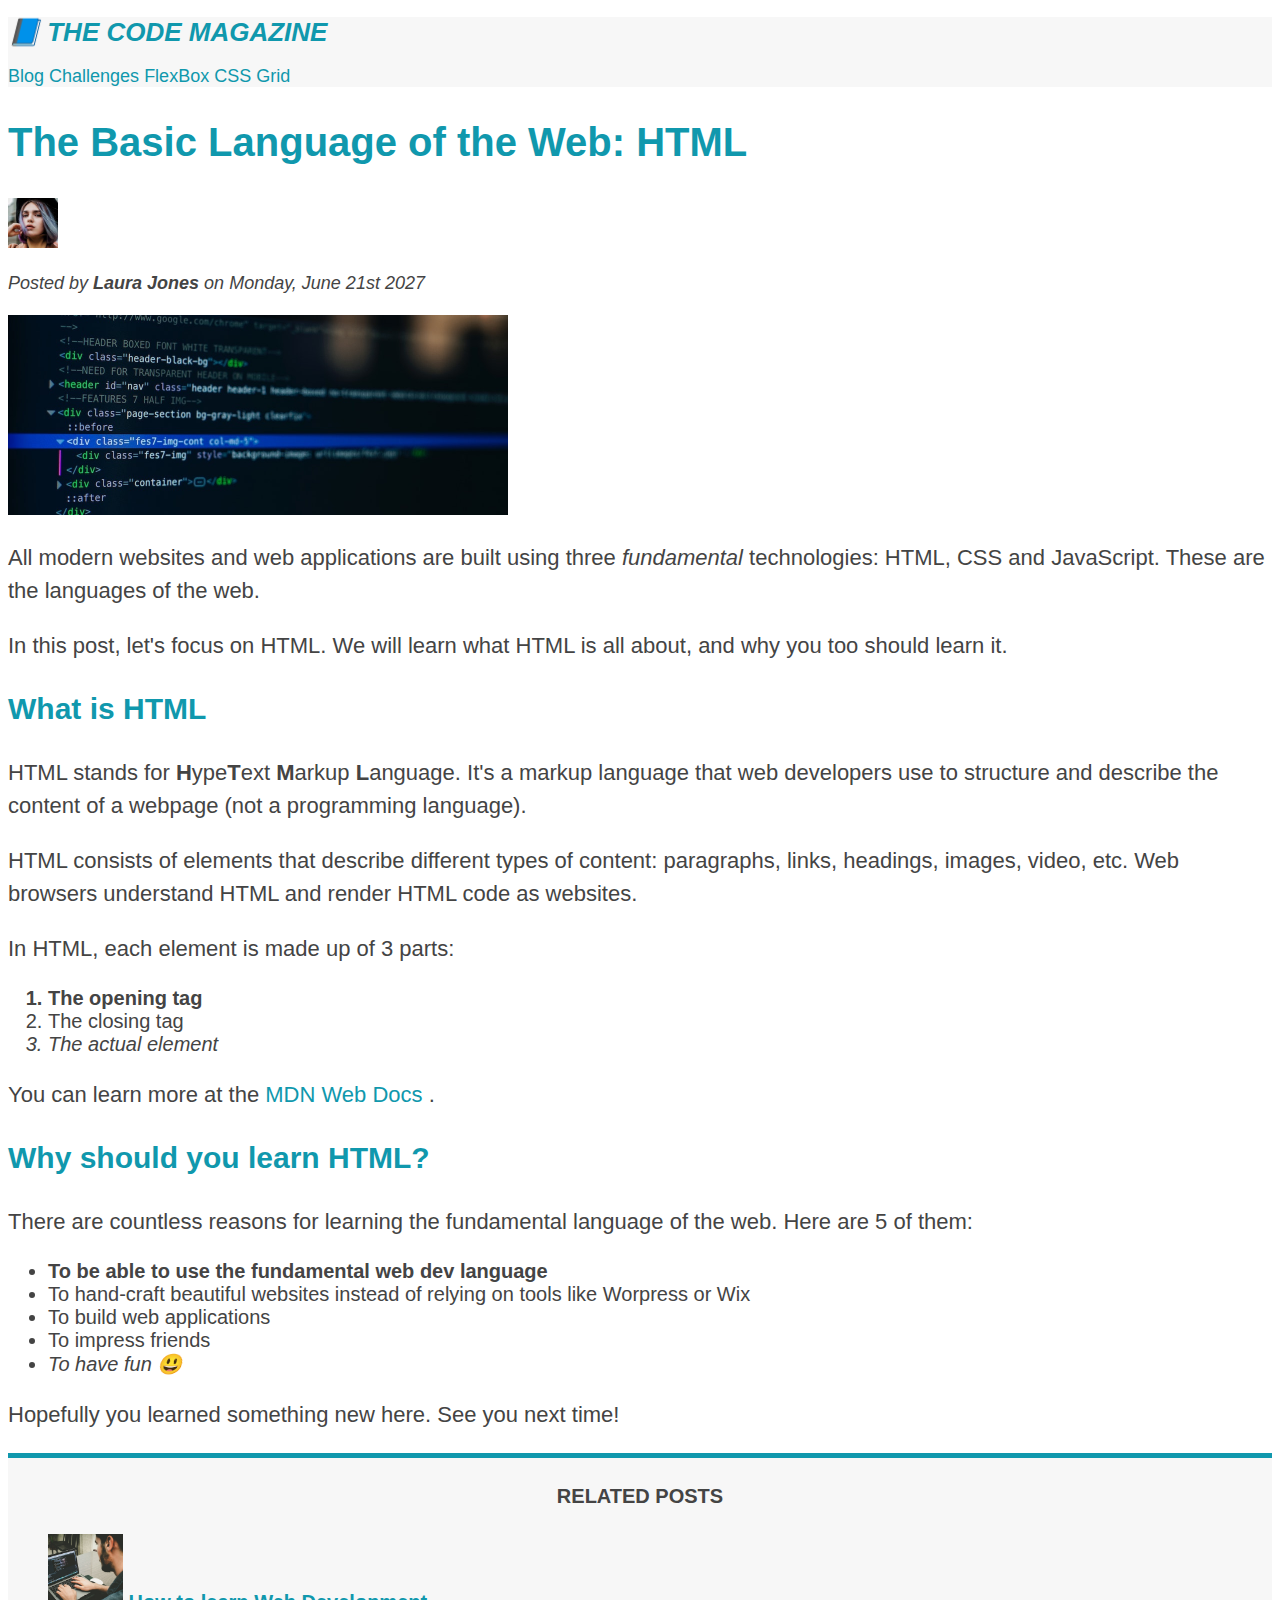
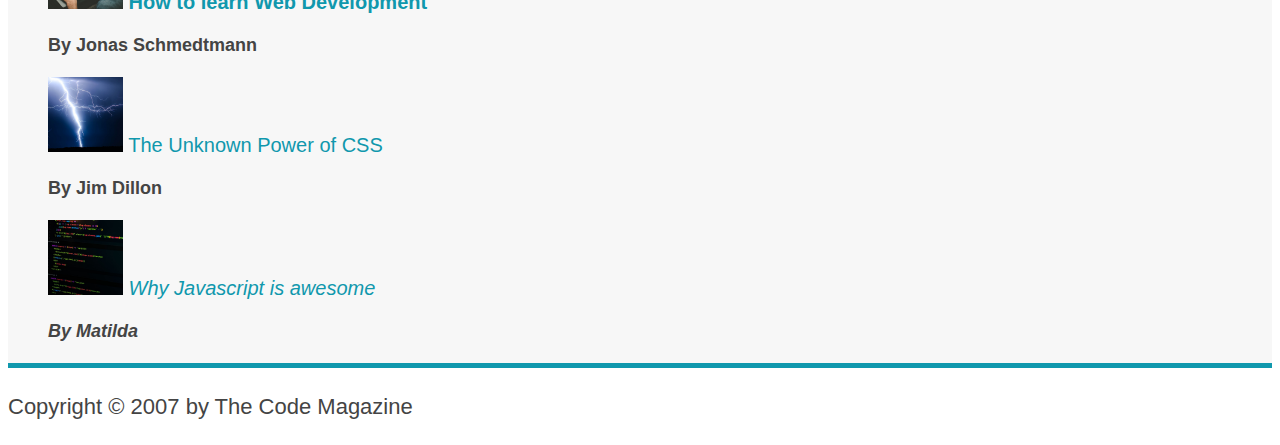
<file: 03-CSS-Fundamentals/index.html>
<!DOCTYPE html>
<html lang="en">
  <head>
    <meta charset="UTF-8" />
    <title>The Basic Language of the Web: HTML</title>
    <link href="style.css" rel="stylesheet" />
  </head>
  <body>
    <header class="main-header">
      <h1>📘 The Code Magazine</h1>
      <nav>
        <a href="blog.html" target="_self">Blog</a>
        <a href="#">Challenges</a>
        <a href="#">FlexBox</a>
        <a href="#">CSS Grid</a>
      </nav>
    </header>
    <article>
      <header>
        <h2>The Basic Language of the Web: HTML</h2>
        <img
          src="img/laura-jones.jpg"
          alt="Picture of Laura Jones"
          title="Laura Jones"
          width="50px"
          height="50px"
        />
        <p id="author">
          Posted by <strong>Laura Jones</strong> on Monday, June 21st 2027
        </p>
        <img
          src="img/post-img.jpg"
          alt="HTML code on a screen"
          title="HTML Code"
          width="500px"
          height="200"
        />
      </header>
      <p>
        All modern websites and web applications are built using three
        <em>fundamental</em>
        technologies: HTML, CSS and JavaScript. These are the languages of the
        web.
      </p>
      <p>
        In this post, let's focus on HTML. We will learn what HTML is all about,
        and why you too should learn it.
      </p>
      <h3>What is HTML</h3>
      <p>
        HTML stands for
        <strong>H</strong>ype<strong>T</strong>ext <strong>M</strong>arkup
        <strong>L</strong>anguage. It's a markup language that web developers
        use to structure and describe the content of a webpage (not a
        programming language).
      </p>

      <p>
        HTML consists of elements that describe different types of content:
        paragraphs, links, headings, images, video, etc. Web browsers understand
        HTML and render HTML code as websites.
      </p>
      <p>In HTML, each element is made up of 3 parts:</p>
      <ol>
        <li>The opening tag</li>
        <li>The closing tag</li>
        <li>The actual element</li>
      </ol>
      <p>
        You can learn more at the
        <a
          href="https://developer.mozilla.org/en-US/docs/Web/HTML"
          target="_blank"
          >MDN Web Docs</a
        >
        .
      </p>
      <h3>Why should you learn HTML?</h3>

      <p>
        There are countless reasons for learning the fundamental language of the
        web. Here are 5 of them:
      </p>
      <ul>
        <li>To be able to use the fundamental web dev language</li>
        <li>
          To hand-craft beautiful websites instead of relying on tools like
          Worpress or Wix
        </li>
        <li>To build web applications</li>
        <li>To impress friends</li>
        <li>To have fun 😃</li>
      </ul>
      <p>Hopefully you learned something new here. See you next time!</p>
    </article>
    <aside>
      <h4><strong>Related Posts</strong></h4>
      <ul class="related">
        <li>
          <img
            src="img/related-1.jpg"
            width="75px"
            height="75px"
            title="Man on Laptop"
            alt="man programming on laptop Image"
          />
          <a href="#">How to learn Web Development</a>
          <p class="related-author">By Jonas Schmedtmann</p>
        </li>
        <li>
          <img
            src="img/related-2.jpg"
            width="75px"
            height="75px"
            title="Lightning Bolt"
            alt="A lightning bold Image"
          />
          <a href="#">The Unknown Power of CSS</a>
          <p class="related-author">By Jim Dillon</p>
        </li>
        <li>
          <img
            src="img/related-3.jpg"
            width="75px"
            height="75px"
            title="Code Screen"
            alt="Code on screen image"
          />
          <a href="#">Why Javascript is awesome</a>
          <p class="related-author">By Matilda</p>
        </li>
      </ul>
    </aside>
    <footer>
      <p id="copyright" class="copyright text">Copyright &copy; 2007 by The Code Magazine</p>
    </footer>
  </body>
</html>
</file>
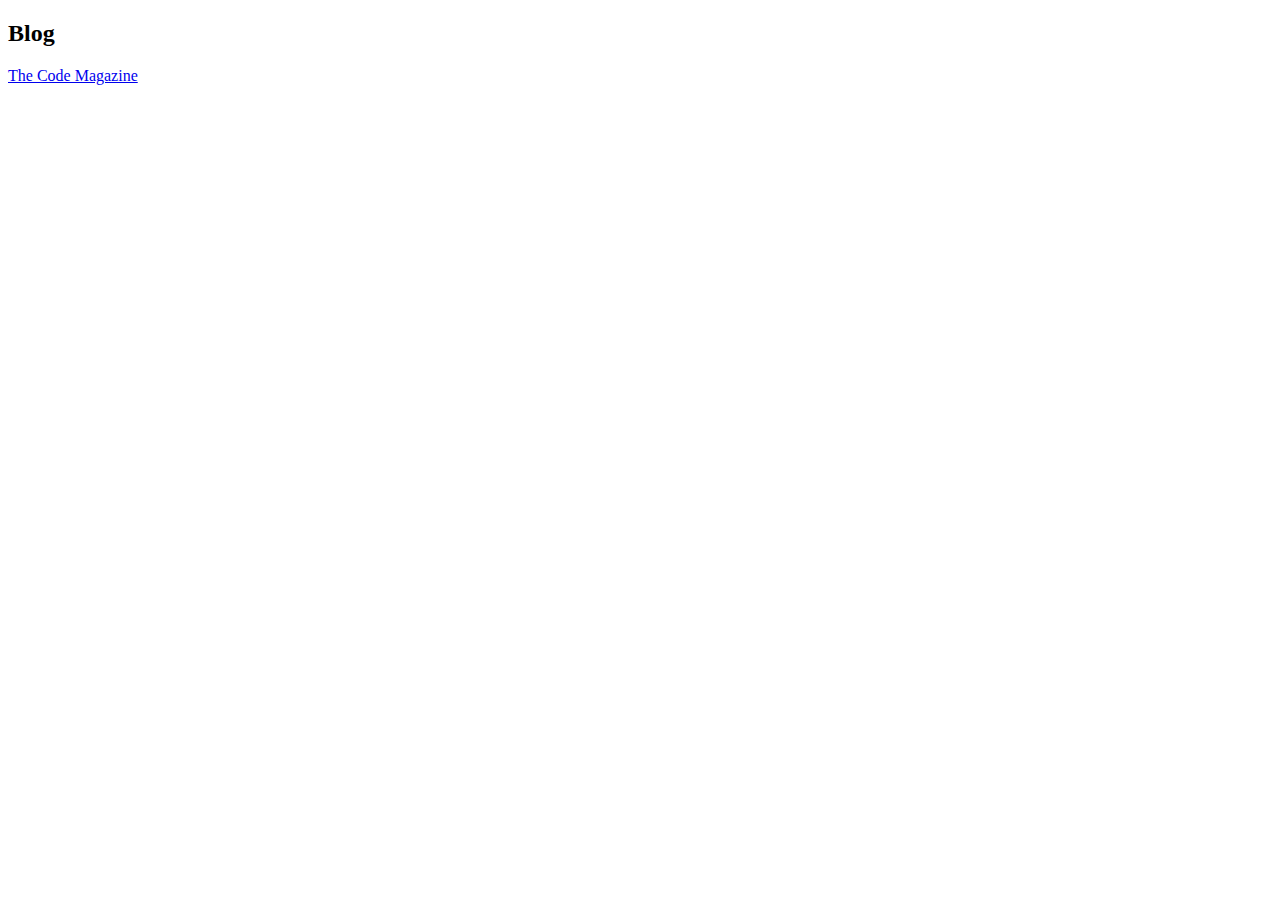
<file: 03-CSS-Fundamentals/blog.html>
<!DOCTYPE html>
<html lang="en>
  <head">
    <meta charset="UTF-8"/>
    <title>Blog</title>
  </head>
  <body>
    <h2>Blog</h2>
    <a href="index.html" target="_self">The Code Magazine</a>
  </body>
</html>
</file>
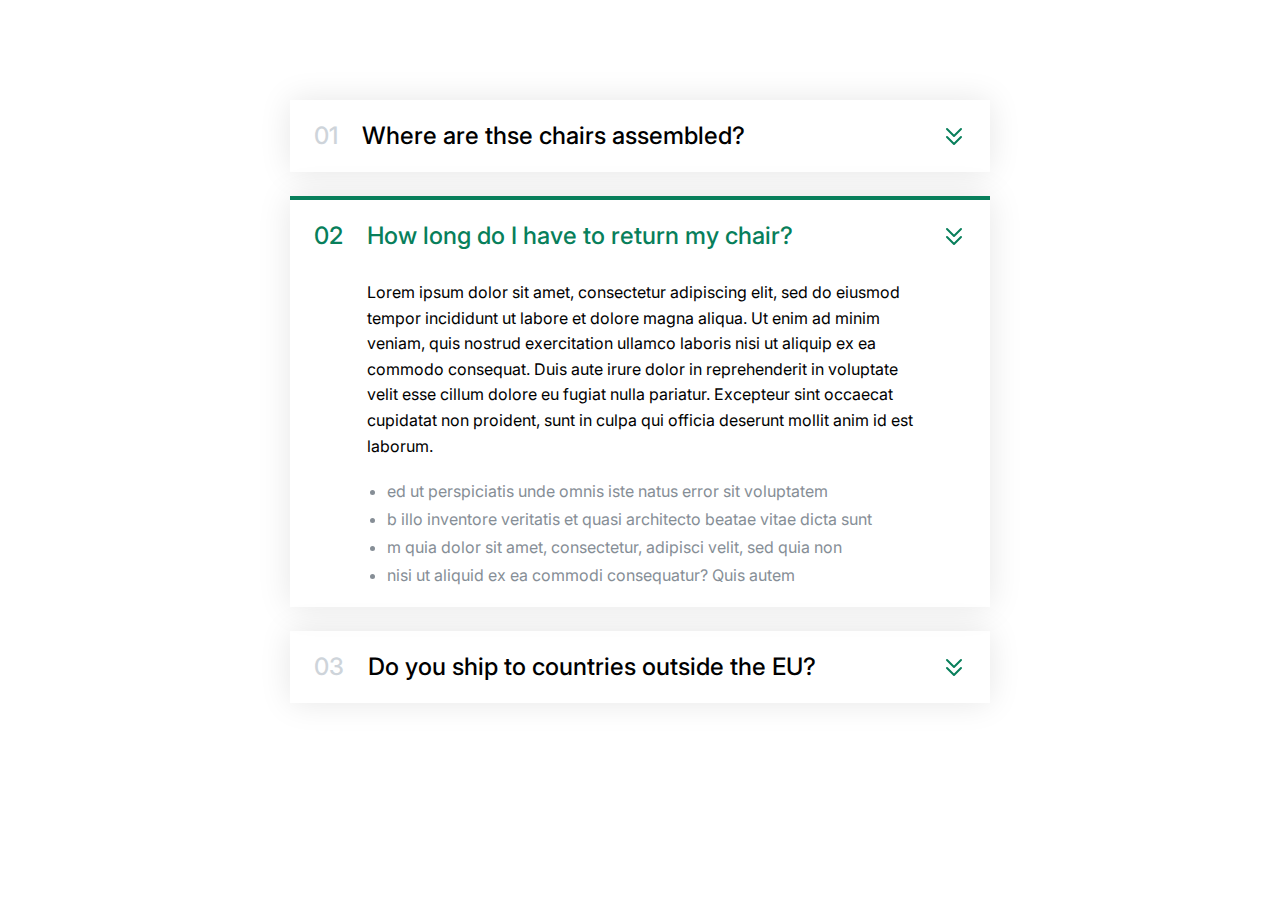
<file: 06-Components/accordion.html>
<!DOCTYPE html>
<html>
<head>
	<meta charset="utf-8">
	<meta name="viewport" content="width=device-width, initial-scale=1">
	<link rel="preconnect" href="https://fonts.googleapis.com">
	<link rel="preconnect" href="https://fonts.gstatic.com" crossorigin>
	<link href="https://fonts.googleapis.com/css2?family=Inter:wght@400;500;700&display=swap" rel="stylesheet">
	<title>Accordion Component</title>
	<style type="text/css">
	* {
	margin:  0;
	padding: 0;
	box-sizing: border-box;
}

	body {
		font-family: "Inter", sans-serif;
		color: #343a40
		border-bottom: 8px solid #087f5b;
		line-height: 1;
	}

	.accordion {
		width: 700px;
		margin:  100px auto;
		display: flex;
		flex-direction: column;
		gap:  24px;
	}
	.item {
		box-shadow: 0 0 32px rgba(0,0,0,0.1);
		padding: 24px;

		display: grid;
		grid-template-columns: auto 1fr auto;
		column-gap: 24px;
		row-gap: 32px;
		align-items: center;
	}
	.number, .text {
		font-size: 24px;
		font-weight: 500;
		/*color: #087f5b;*/
	}

	.number {
		color:  #ced4da;
	}
	.hidden-box {
		grid-column: 2;
		display: none;
	}
	.hidden-box p {
		line-height: 1.6;
		margin-bottom: 24px;
	}
	.hidden-box ul {
		color:  #868e96;
		margin-left: 20px;
		display: flex;
		flex-direction: column;
		gap:  12px;

	}
	.icon {
		width: 24px;
		height: 24px;
		stroke:  #087f5b;
	}

	.hidden-box li {

	}
	.open {
		border-top:  4px solid #087f5b;
	}
	.open .hidden-box {
		display: block;
	}

	.open .number, .open .text {
		color:  #087f5b;
	}
</style>
</head>
<body>

 <div class='accordion'>
 	<div class="item">
		<p class="number">01</p>
	 	<p class="text">Where are thse chairs assembled?</p>
	 	<svg xmlns="http://www.w3.org/2000/svg" class="icon" fill="none" viewBox="0 0 24 24" stroke="currentColor" stroke-width="2">
	  		<path stroke-linecap="round" stroke-linejoin="round" d="M19 13l-7 7-7-7m14-8l-7 7-7-7" />
		</svg>
		<div class="hidden-box">
			<p>Lorem ipsum dolor sit amet, consectetur adipiscing elit, sed do eiusmod tempor incididunt ut labore et 	dolore magna aliqua. Ut enim ad minim veniam, quis nostrud exercitation ullamco laboris nisi ut aliquip ex 	ea commodo consequat. Duis aute irure dolor in reprehenderit in voluptate velit esse cillum dolore eu fugiat 	nulla pariatur. Excepteur sint occaecat cupidatat non proident, sunt in culpa qui officia deserunt mollit 	anim id est laborum.</p>
			<ul>
				<li>ed ut perspiciatis unde omnis iste natus error sit voluptatem</li>
				<li>b illo inventore veritatis et quasi architecto beatae vitae dicta sunt</li>
				<li>m quia dolor sit amet, consectetur, adipisci velit, sed quia non</li>
				<li> nisi ut aliquid ex ea commodi consequatur? Quis autem</li>
			</ul>
		</div>
	</div>

 	<div class="item open">
	 	<p class="number">02</p>
	 	<p class="text">How long do I have to return my chair?</p>
	 		<svg xmlns="http://www.w3.org/2000/svg" class="icon" fill="none" viewBox="0 0 24 24" stroke="currentColor" stroke-width="2">
	  			<path stroke-linecap="round" stroke-linejoin="round" d="M19 13l-7 7-7-7m14-8l-7 7-7-7" />
			</svg>
		<div class="hidden-box">
				<p>Lorem ipsum dolor sit amet, consectetur adipiscing elit, sed do eiusmod tempor incididunt ut labore et 	dolore magna aliqua. Ut enim ad minim veniam, quis nostrud exercitation ullamco laboris nisi ut aliquip ex 	ea commodo consequat. Duis aute irure dolor in reprehenderit in voluptate velit esse cillum dolore eu fugiat 	nulla pariatur. Excepteur sint occaecat cupidatat non proident, sunt in culpa qui officia deserunt mollit 	anim id est laborum.</p>
			
			<ul>
				<li>ed ut perspiciatis unde omnis iste natus error sit voluptatem</li>
			<li>b illo inventore veritatis et quasi architecto beatae vitae dicta sunt</li>
				<li>m quia dolor sit amet, consectetur, adipisci velit, sed quia non</li>
			<li> nisi ut aliquid ex ea commodi consequatur? Quis autem</li>
			</ul>
		</div>
	</div>

	<div class="item">
	 	<p class="number">03</p>
	 	<p class="text">Do you ship to countries outside the EU?</p>
	 	<svg xmlns="http://www.w3.org/2000/svg" class="icon" fill="none" viewBox="0 0 24 24" stroke="currentColor" stroke-width="2">
	  		<path stroke-linecap="round" stroke-linejoin="round" d="M19 13l-7 7-7-7m14-8l-7 7-7-7" />
		</svg>
		<div class="hidden-box">
			<p>Lorem ipsum dolor sit amet, consectetur adipiscing elit, sed do eiusmod tempor incididunt ut labore et 	dolore magna aliqua. Ut enim ad minim veniam, quis nostrud exercitation ullamco laboris nisi ut aliquip ex 	ea commodo consequat. Duis aute irure dolor in reprehenderit in voluptate velit esse cillum dolore eu fugiat 	nulla pariatur. Excepteur sint occaecat cupidatat non proident, sunt in culpa qui officia deserunt mollit 	anim id est laborum.</p>
			<ul>
				<li>ed ut perspiciatis unde omnis iste natus error sit voluptatem</li>
				<li>b illo inventore veritatis et quasi architecto beatae vitae dicta sunt</li>
				<li>m quia dolor sit amet, consectetur, adipisci velit, sed quia non</li>
				<li> nisi ut aliquid ex ea commodi consequatur? Quis autem</li>
			</ul>
		</div>
	</div>

  </div>
</body>
</html>
</file>
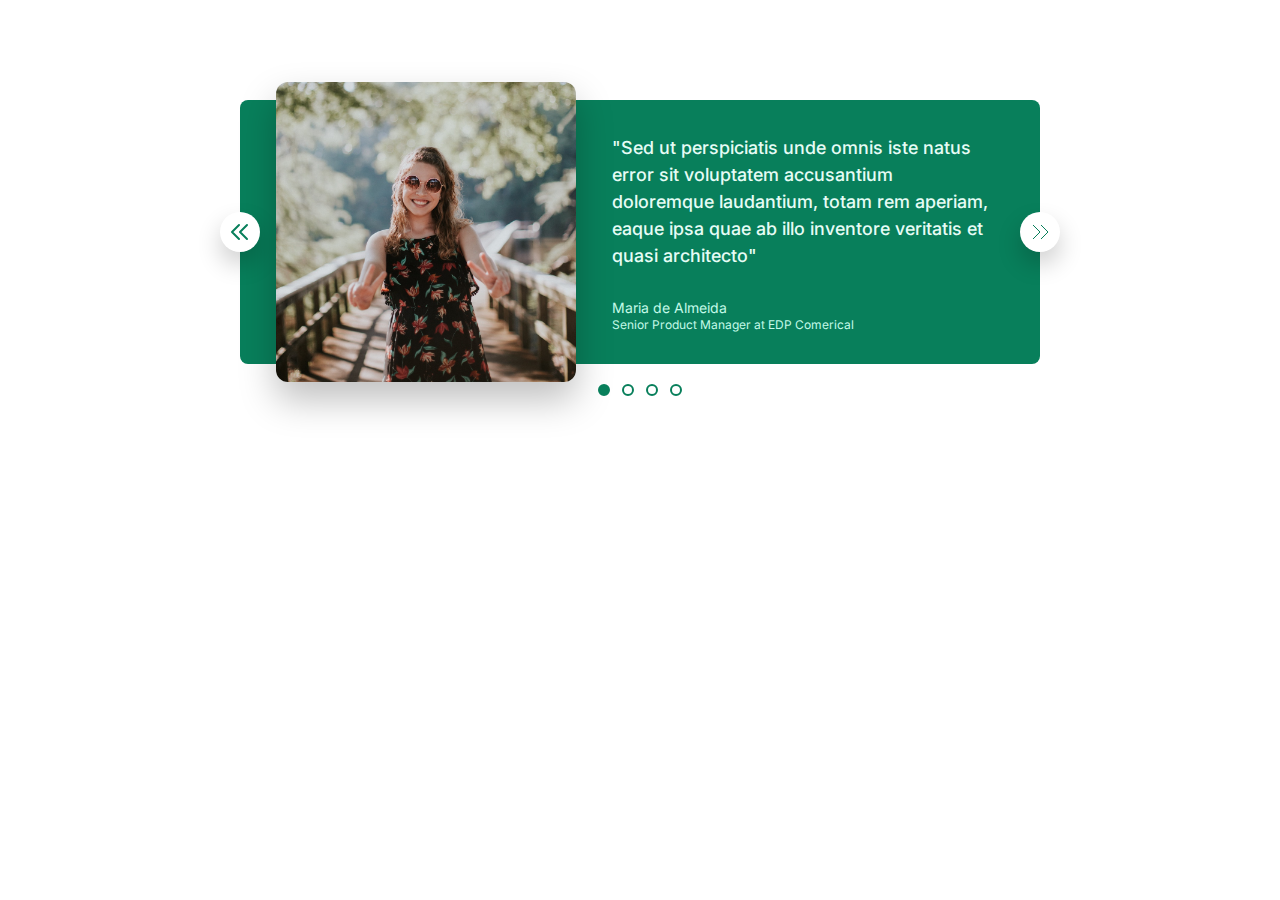
<file: 06-Components/carousel.html>
<!DOCTYPE html>
<html>
<head>
	<meta charset="utf-8">
	<meta name="viewport" content="width=device-width, initial-scale=1">
	<link rel="preconnect" href="https://fonts.googleapis.com">
	<link rel="preconnect" href="https://fonts.gstatic.com" crossorigin>
	<link href="https://fonts.googleapis.com/css2?family=Inter:wght@400;500;700&display=swap" rel="stylesheet">
	<title>Accordion Component</title>
	<style type="text/css">
	* {
	margin:  0;
	padding: 0;
	box-sizing: border-box;
}

	body {
		font-family: "Inter", sans-serif;
		color: #343a40
		border-bottom: 8px solid #087f5b;
		line-height: 1;
	}

	.carousel {
		width: 800px;
		margin: 100px auto;
		background-color: #087f5b;
		border-radius: 8px;
		padding: 32px 48px 32px 86px;
		display: flex;
		align-items: center;
		gap: 86px;
		position: relative;
	}

	img {
		height: 200px;
		border-radius: 8px;
		transform: scale(1.5);
		box-shadow: 0 12px 24px rgba(0,0,0, 0.25);
	}
	.testimonial-text {
		font-size: 18px;
		font-weight: 500;
		line-height: 1.5;
		margin-bottom: 32px;
		color:  #e6fcf5;
	}
	.testimonial-author {
		font-size: 14px;
		margin-bottom: 4px;
		color:  #c3fae8;
	}
	.testimonial-job {
		font-size: 12px;
		color:  #c3fae8;
	}

	.btn {
		background-color: #fff;
		border: none;
		height: 40px;
		width: 40px;
		border-radius: 500px;
		position: absolute;
		display: flex;
		align-items: center;
		justify-content: center;
		box-shadow: 0 12px 24px rgba(0, 0, 0, 0.2);

		cursor: pointer;

	}

	.btn-icon {
		height: 24px;
		width: 24px;
		stroke: #087f5b;
	}
	.btn--left {
		left:  0;
		top: 50%;
		transform: translate(-50%, -50%);
	}
	.btn--right {
		top: 50%;
		transform: translate(50%, -50%);
		right:  0;
	}

	.dots {
		position: absolute;
		left: 50%;
		bottom:  0;
		transform: translate(-50%, 32px);

		display: flex;
		gap: 12px;
	}

	.dot {
		height: 12px;
		width: 12px;
		background-color: #fff;
		border: 2px solid #087f5b;
		border-radius: 50%;
		cursor: pointer;
	}
	
	.dot--fill {
		background-color: #087f5b;
	}
</style>
</head>
<body>
	<div class='carousel'>
		<img src="maria.jpg" alt="Maria de Almeida"/>
		<blockquote>
			<p class="testimonial-text">"Sed ut perspiciatis unde omnis iste natus error sit voluptatem accusantium doloremque laudantium, totam rem aperiam, eaque ipsa quae ab illo inventore veritatis et quasi architecto"</p>
			<p class="testimonial-author">Maria de Almeida</p>
			<p class="testimonial-job">Senior Product Manager at EDP Comerical</p>
		</blockquote>
		<button class="btn btn--left">
			<svg xmlns="http://www.w3.org/2000/svg" class="btn-icon" fill="none" viewBox="0 0 24 24" stroke="currentColor" stroke-width="2">
  				<path stroke-linecap="round" stroke-linejoin="round" d="M11 19l-7-7 7-7m8 14l-7-7 7-7" />
			</svg>
		</button>
		<button class="btn btn--right">
			<svg xmlns="http://www.w3.org/2000/svg" class="btn-icon" fill="none" viewBox="0 0 24 24" stroke="currentColor" strokeWidth={2}>
  				<path strokeLinecap="round" strokeLinejoin="round" d="M13 5l7 7-7 7M5 5l7 7-7 7" />
			</svg>
		</button>
		<div class="dots">
			<button class="dot dot--fill">&nbsp;</button>
			<button class="dot">&nbsp;</button>
			<button class="dot">&nbsp;</button>
			<button class="dot">&nbsp;</button>
		</div>
	</div>
</body>
</html>
</file>
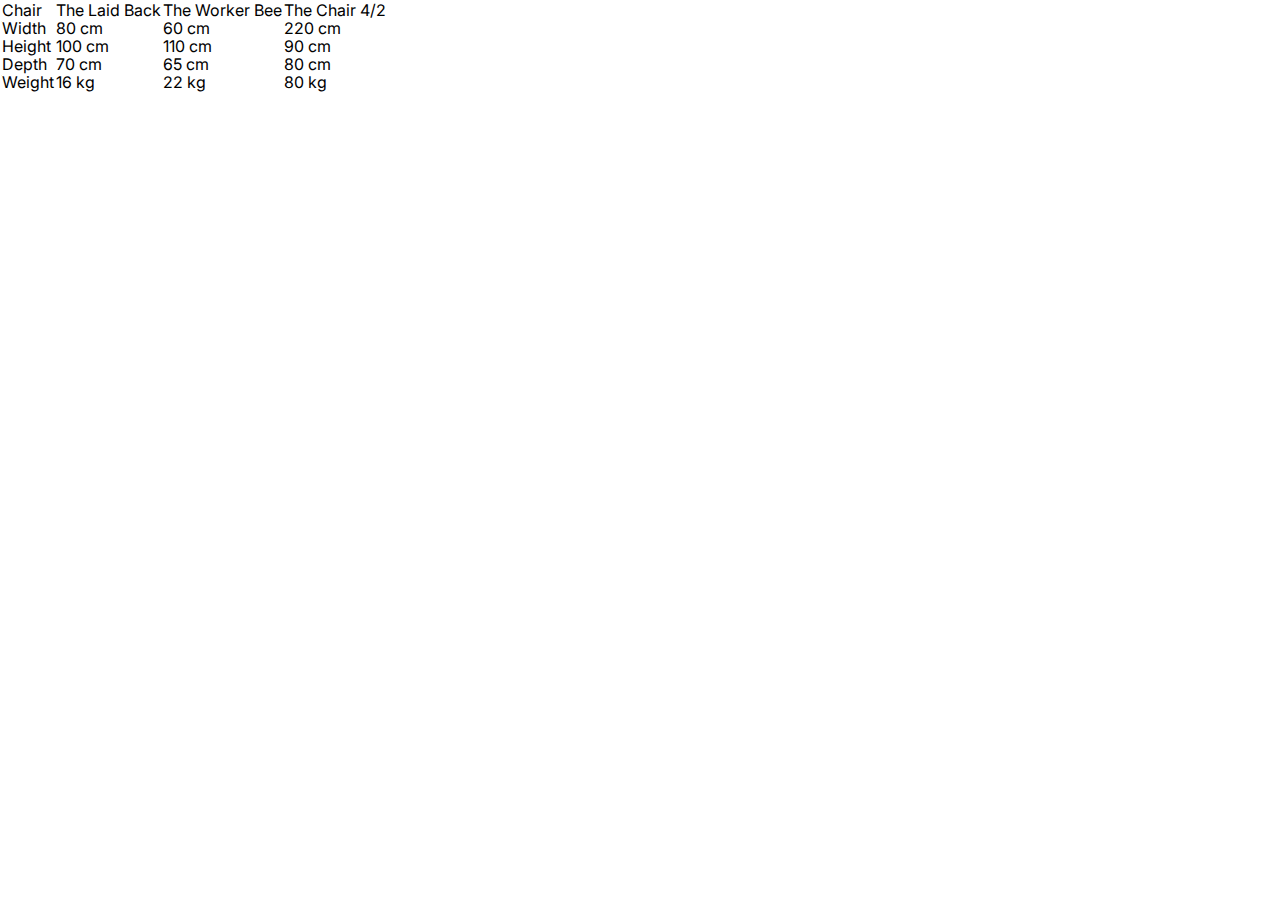
<file: 06-Components/table.html>
<!DOCTYPE html>
<html>
<head>
	<meta charset="utf-8">
	<meta name="viewport" content="width=device-width, initial-scale=1">
	<link rel="preconnect" href="https://fonts.googleapis.com">
	<link rel="preconnect" href="https://fonts.gstatic.com" crossorigin>
	<link href="https://fonts.googleapis.com/css2?family=Inter:wght@400;500;700&display=swap" rel="stylesheet">
	<title>Accordion Component</title>
	<style type="text/css">
	* {
	margin:  0;
	padding: 0;
	box-sizing: border-box;
}

	body {
		font-family: "Inter", sans-serif;
		color: #343a40
		border-bottom: 8px solid #087f5b;
		line-height: 1;
	}

</style>
</head>
<body>
	<table>
		<tr>
			<td>Chair</td>
			<td>The Laid Back</td>
			<td>The Worker Bee</td>
			<td>The Chair 4/2</td>
		</tr>
		<tr>
			<td>Width</td>
			<td>80 cm</td>
			<td>60 cm</td>
			<td>220 cm</td>
		</tr>
		<tr>
			<td>Height</td>
			<td>100 cm</td>
			<td>110 cm</td>
			<td>90 cm</td>
		</tr>
		<tr>
			<td>Depth</td>
			<td>70 cm</td>
			<td>65 cm</td>
			<td>80 cm</td>
		</tr>
		<tr>
			<td>Weight</td>
			<td>16 kg</td>
			<td>22 kg</td>
			<td>80 kg</td>
		</tr>
	</table>
</body>
</html>
</file>
<file: 03-CSS-Fundamentals/style.css>
body {
  color:  #444;
  font-family: sans-serif;
}


h1,
h2,
h3 {
  color: #1098ad;
}

h1 {
  font-size: 26px;
  text-transform: uppercase;
  font-style: italic;
}

h2 {
  font-size: 40px;
}

h3 {
  font-size: 30px;
}

h4 {
  font-size: 20px;
  text-transform: uppercase;
  text-align: center;
}

p {
  font-size: 22px;
  line-height: 1.5;
}

li {
  font-size: 20px;
}
/* CONFLICTS
#copyright {
  font-size: 13px;
  color:  red;
}

.copyright {
  color:  blue;
}

.text {
  color:  yellow;
}

foorter p {
  color: green;
}
*/
#author {
  font-style: italic;
  font-size: 18px;
}

.related-author {
  font-size: 18px;
  font-weight: bold;
}

.related {
  list-style: none;
}

.main-header {
  background-color: #f7f7f7;
}

aside {
  background-color: #f7f7f7;
  border-top: 5px solid #1098ad;
  border-bottom: 5px solid #1098ad;
}

li:first-child {
  font-weight: bold;
}
li:last-child {
  font-style: italic;
}

/* li:nth-child(odd) {
  color: red;
} */

/* article p:first-child {
  color: red;
} */

a:link {
  color: #1098ad;
  text-decoration: none;
}

a:visited {
  color: #1098ad;
}

a:hover {
  color: red;
  font-weight: bold;
  text-decoration: underline double orangered;
}

a:active {
  background-color: black;
  font-style: italic;
}

nav {
  font-size:  18px;
}
</file>
